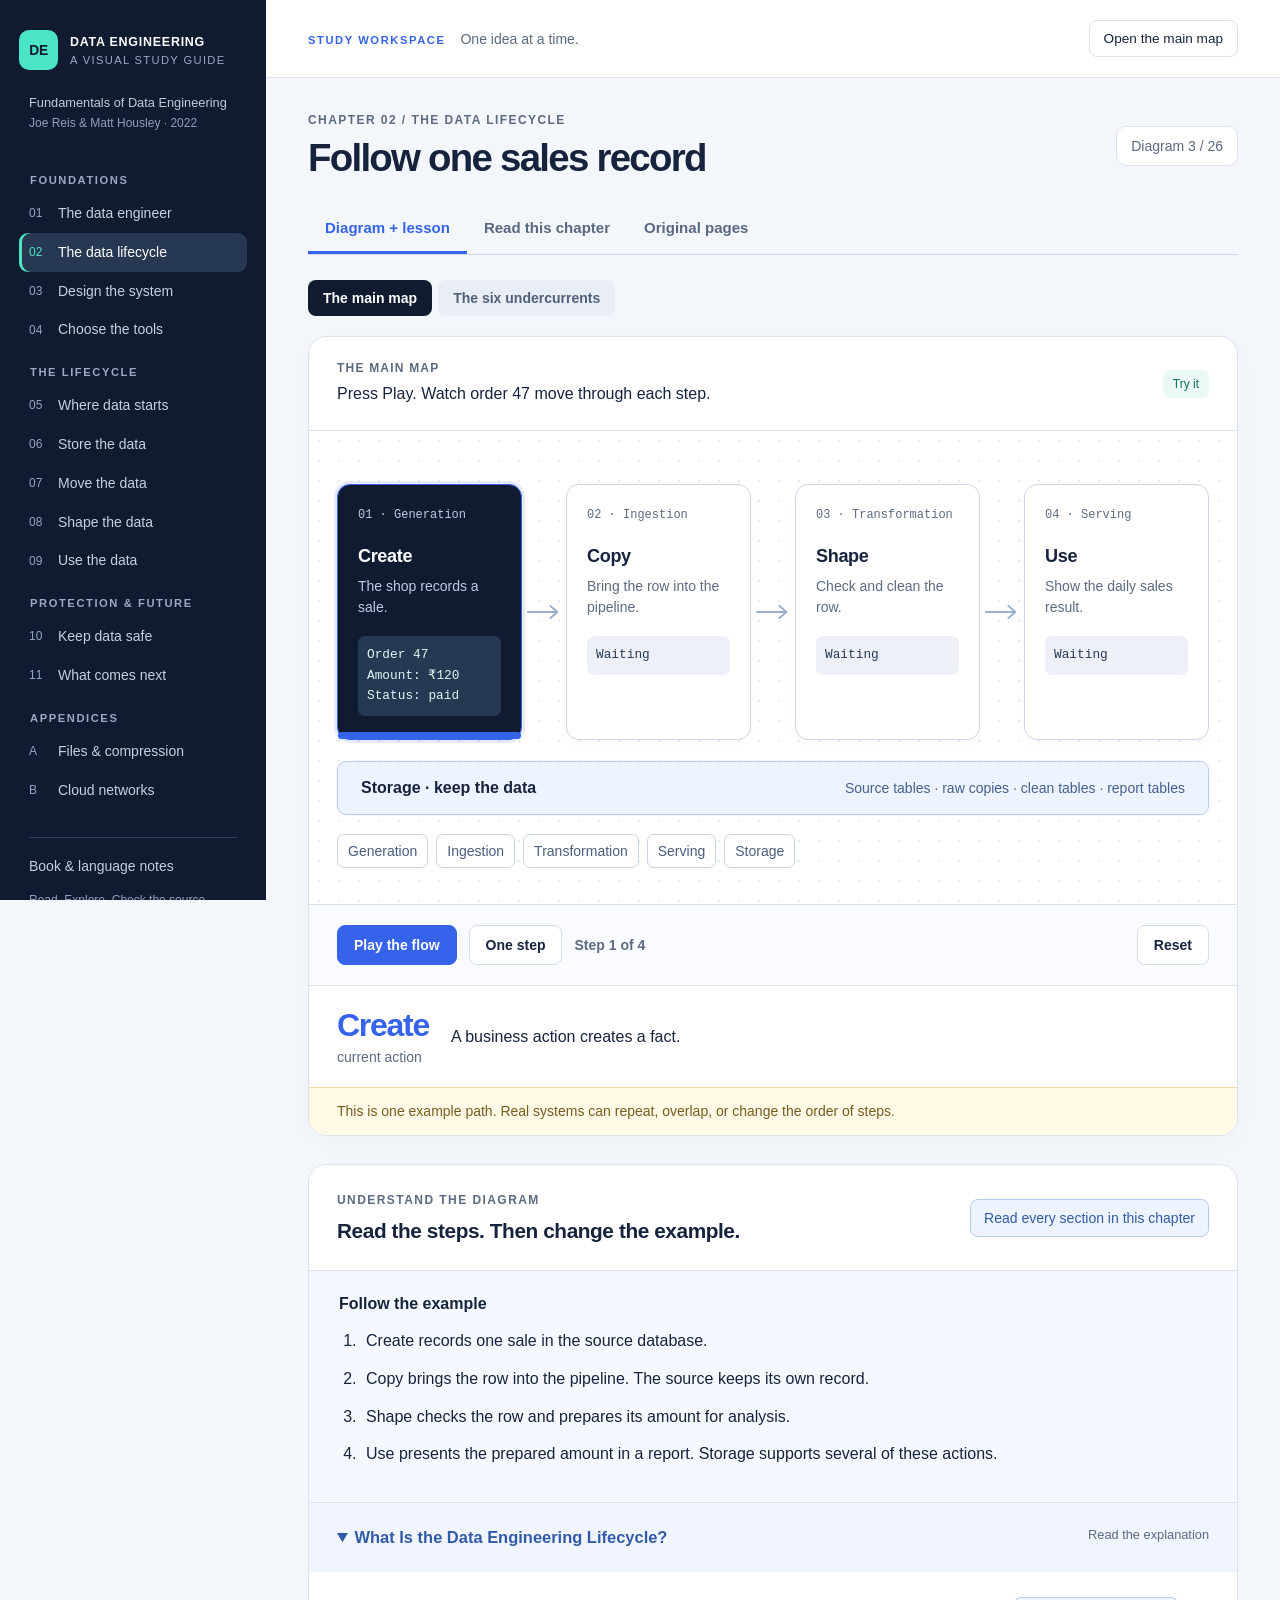
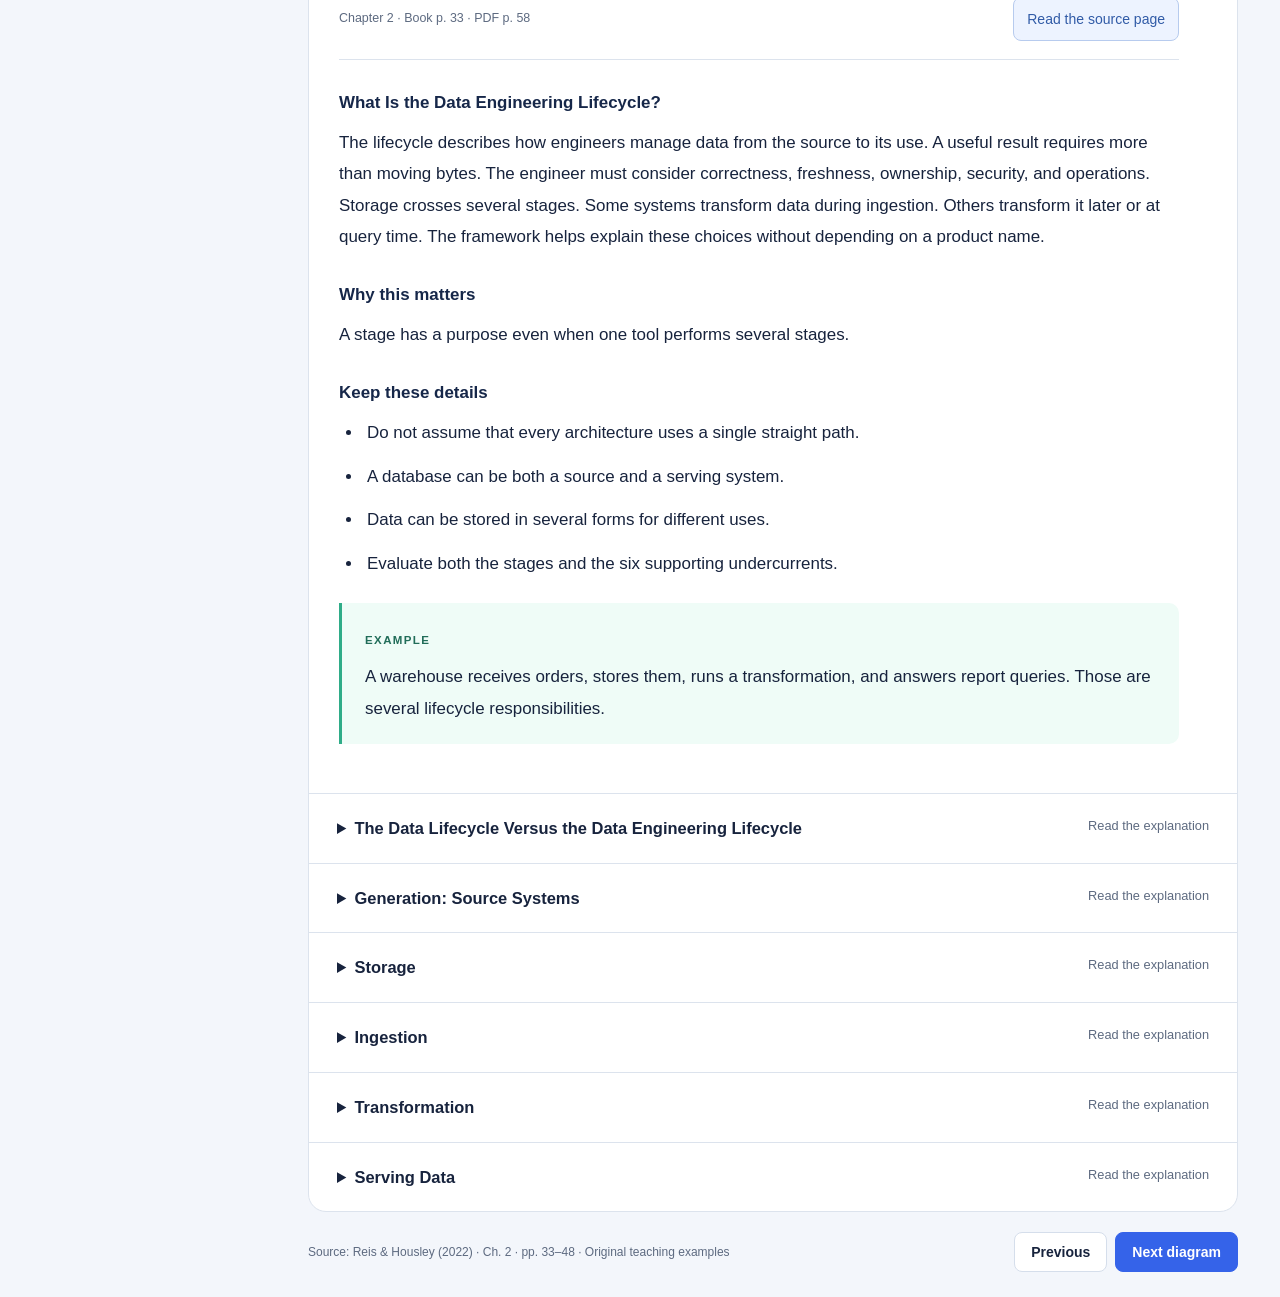
<file: data-engineering-guide/index.html>
<!doctype html>
<html lang="en">
<head>
 <meta charset="utf-8"><meta name="viewport" content="width=device-width, initial-scale=1">
 <meta name="theme-color" content="#101a30">
 <meta name="description" content="Study Fundamentals of Data Engineering with 354 simple-English lessons, 26 interactive diagrams, full-topic search, and page links to your own original PDF.">
 <title>Data Engineering · A Visual Study Guide</title>
 <link rel="icon" type="image/svg+xml" href="data:image/svg+xml,%3Csvg xmlns='http://www.w3.org/2000/svg' viewBox='0 0 32 32'%3E%3Crect width='32' height='32' rx='8' fill='%23101a30'/%3E%3Cpath d='M8 9h7v6h9v8H8z' fill='none' stroke='%234be4c5' stroke-width='3'/%3E%3Ccircle cx='8' cy='9' r='3' fill='%23f4cb4a'/%3E%3C/svg%3E">
 <link rel="stylesheet" href="styles.css">
 <script src="book-index.js" defer></script>
 <script src="chapter-1.js" defer></script><script src="chapter-2.js" defer></script><script src="chapter-3.js" defer></script><script src="chapter-4.js" defer></script><script src="chapter-5.js" defer></script><script src="chapter-6.js" defer></script><script src="chapter-7.js" defer></script><script src="chapter-8.js" defer></script><script src="chapter-9.js" defer></script><script src="chapter-10.js" defer></script><script src="chapter-11.js" defer></script><script src="chapter-12.js" defer></script><script src="chapter-13.js" defer></script>
 <script src="app.js" defer></script><script src="study.js" defer></script>
</head>
<body>
 <noscript><p class="no-script">Enable JavaScript to use the lessons, diagrams, and source reader.</p></noscript>
 <a class="skip" href="#main">Skip to the lesson</a>
 <aside class="sidebar" aria-label="Book chapters">
  <div class="brand"><span class="brand-mark" aria-hidden="true">DE</span><span>DATA ENGINEERING<small>A VISUAL STUDY GUIDE</small></span></div>
  <div class="book-caption">Fundamentals of Data Engineering<br><span>Joe Reis &amp; Matt Housley · 2022</span></div>
  <nav id="chapters" aria-label="Select a chapter"></nav>
  <button class="source-button" data-action="sources">Book &amp; language notes</button>
  <div class="side-foot">Read. Explore. Check the source.</div>
 </aside>
 <main id="main" tabindex="-1">
  <header class="topbar"><div><span class="tiny">STUDY WORKSPACE</span><span class="top-sub">One idea at a time.</span></div><button class="mobile-menu" data-action="menu" aria-expanded="false" aria-controls="chapters">Chapters</button><button class="map-link" data-scene="lifecycle" data-study-view="diagram">Open the main map</button></header>
  <section class="workspace" aria-label="Interactive lesson">
   <div class="lesson-heading"><div><div id="eyebrow" class="eyebrow"></div><h1 id="title"></h1></div><div class="lesson-count" id="lesson-count"></div></div>
   <nav id="study-modes" class="study-modes" aria-label="Study view"><button data-study-view="diagram" aria-current="true">Diagram + lesson</button><button data-study-view="reader" aria-current="false">Read this chapter</button><button data-study-view="source" aria-current="false">Original pages</button></nav>
   <nav id="lesson-tabs" class="lesson-tabs" aria-label="Chapter diagrams"></nav>
   <div id="scene" class="scene"></div>
   <section id="diagram-lesson" class="diagram-lesson" aria-label="Detailed explanation"></section>
   <section id="chapter-reader" hidden aria-label="Chapter study reader"></section>
   <section id="source-reader" hidden aria-label="Original book pages"></section>
   <div class="bottom-row"><span id="reference" class="reference"></span><div class="next-controls"><button id="previous" data-action="previous" aria-label="Previous diagram">Previous</button><button id="next" data-action="next" class="primary">Next diagram</button></div></div>
  </section>
 </main>
 <dialog id="notes" aria-labelledby="notes-title"><div class="dialog-top"><h2 id="notes-title"></h2><button data-action="close-notes" aria-label="Close notes">Close</button></div><div id="notes-body"></div></dialog>
 <div id="status" class="sr-only" aria-live="polite"></div>
</body>
</html>
</file>
<file: data-engineering-guide/styles.css>
:root{--navy:#101a30;--ink:#17233d;--muted:#5d6a80;--line:#dce3ed;--paper:#f3f6fb;--mint:#4be4c5;--blue:#3563e9;--yellow:#f4cb4a;--red:#b92f45;font-family:Inter,-apple-system,BlinkMacSystemFont,"Segoe UI",sans-serif;color:var(--ink);font-size:16px;background:var(--paper)}
*{box-sizing:border-box}body{margin:0}button,input,select{font:inherit}button{cursor:pointer;border:0}button,a,input{touch-action:manipulation}button:focus-visible,a:focus-visible,input:focus-visible{outline:3px solid #3563e9;outline-offset:4px}button:disabled{cursor:default;opacity:.45}a{color:var(--blue)}.skip{position:fixed;left:20px;top:-80px;z-index:50;padding:15px;background:white}.skip:focus{top:12px}.sr-only{position:absolute;width:1px;height:1px;overflow:hidden;clip:rect(0,0,0,0)}
.sidebar{width:266px;position:fixed;inset:0 auto 0 0;background:var(--navy);color:white;padding:30px 19px 20px;display:flex;flex-direction:column;overflow:auto}.brand{display:flex;gap:12px;align-items:center;font-size:.78rem;font-weight:750;letter-spacing:.06em}.brand small{display:block;color:#9aa9c5;font-size:.7rem;font-weight:500;margin-top:5px;letter-spacing:.12em}.brand-mark{width:39px;height:40px;display:grid;place-items:center;color:var(--navy);background:var(--mint);font-size:.86rem;border-radius:10px;letter-spacing:-.03em}.book-caption{font-size:.8rem;line-height:1.6;color:#c0cbe0;margin:23px 10px 23px}.book-caption span{font-size:.75rem;color:#90a0ba}.nav-label{font-size:.7rem;letter-spacing:.14em;color:#9baac2;margin:17px 11px 8px;font-weight:700}.chapter{width:100%;text-align:left;color:#c6d0e4;border-radius:9px;padding:11px 10px;display:flex;gap:12px;align-items:center;background:transparent;font-size:.875rem;line-height:1.2}.chapter:hover{background:#1f2d49}.chapter[aria-current=true]{background:#273853;color:white;box-shadow:inset 3px 0 var(--mint)}.chapter span:first-child{color:#93a5c6;font-size:.75rem;font-variant-numeric:tabular-nums;min-width:17px}.chapter[aria-current=true] span:first-child{color:var(--mint)}.source-button{margin:28px 10px 10px;text-align:left;color:#c1cde2;border-top:1px solid #30415e;background:transparent;padding:20px 0 5px;font-size:.875rem}.side-foot{font-size:.75rem;color:#8fa1be;margin:4px 10px}main{margin-left:266px}.topbar{height:78px;background:white;border-bottom:1px solid var(--line);padding:0 42px;display:flex;align-items:center;justify-content:space-between;gap:20px}.tiny{font-size:.7rem;font-weight:800;letter-spacing:.14em;color:var(--blue)}.top-sub{font-size:.875rem;color:var(--muted);margin-left:15px}.map-link{background:transparent;color:var(--ink);font-size:.85rem;border:1px solid var(--line);border-radius:8px;padding:10px 14px}.workspace{max-width:1390px;margin:auto;padding:35px 42px 24px}.lesson-heading{display:flex;justify-content:space-between;align-items:center;gap:20px}.eyebrow{text-transform:uppercase;font-size:.75rem;letter-spacing:.12em;color:var(--muted);font-weight:700;margin-bottom:9px}h1{font-size:clamp(1.8rem,3vw,2.7rem);line-height:1.12;letter-spacing:-.045em;margin:0;font-weight:750}.lesson-count{background:white;border:1px solid var(--line);border-radius:10px;padding:11px 14px;font-size:.875rem;color:var(--muted);white-space:nowrap}.lesson-tabs{display:flex;gap:6px;flex-wrap:wrap;margin:25px 0 20px}.lesson-tabs button{border-radius:8px;background:#e8edf6;color:#516078;padding:10px 15px;font-size:.875rem;font-weight:600}.lesson-tabs button[aria-current=true]{background:var(--navy);color:white}.lesson-tabs button:hover{box-shadow:inset 0 0 0 1px #93a6c6}.scene{background:white;border:1px solid var(--line);border-radius:18px;overflow:hidden;box-shadow:0 8px 30px #15284605;min-height:560px}.scene-top{display:flex;justify-content:space-between;align-items:center;gap:18px;padding:24px 28px;border-bottom:1px solid var(--line)}.scene-label{font-size:.75rem;color:var(--muted);font-weight:750;letter-spacing:.1em;text-transform:uppercase}.instruction{font-size:1rem;color:var(--ink);margin-top:7px;line-height:1.5}.experiment-label{background:#eaf9f5;color:#16705d;font-size:.75rem;padding:7px 10px;border-radius:6px;white-space:nowrap}.diagram{padding:36px 28px;position:relative;background-image:radial-gradient(#bdc9dd65 .75px,transparent .75px);background-size:20px 20px;min-height:290px}.flow{display:flex;align-items:stretch;justify-content:center;gap:0;margin:17px 0}.node{padding:23px 20px;min-width:0;flex:1;max-width:260px;background:white;border:1px solid #cbd6e7;border-radius:13px;position:relative;box-shadow:0 6px 15px #15284604}.node.accent{border-color:#6cccb5;background:#f0fffa}.node.blue{border-color:#80a0f5;background:#f2f6ff}.node.yellow{border-color:#eac963;background:#fffbeb}.node.red{border-color:#da8b98;background:#fff2f4}.node.dark{background:var(--navy);color:white;border-color:var(--navy)}.node.dark .node-sub,.node.dark .node-number{color:#becce3}.node.active{box-shadow:0 0 0 3px #3563e921;border-color:var(--blue)}.node-number{font-family:ui-monospace,SFMono-Regular,monospace;color:var(--muted);font-size:.75rem;margin-bottom:22px}.node-title{font-size:1.13rem;font-weight:750;line-height:1.35;letter-spacing:-.02em}.node-sub{font-size:.875rem;color:var(--muted);line-height:1.5;margin-top:8px}.node-data{margin-top:18px;background:#edf1f7;color:#273751;border-radius:7px;padding:9px;font-size:.8rem;font-family:ui-monospace,SFMono-Regular,monospace;line-height:1.6;overflow-wrap:anywhere}.node.dark .node-data{background:#273853;color:#ddf9f4}.connector{width:44px;flex:0 0 44px;display:flex;align-items:center;justify-content:center;color:#9baecb}.connector svg{width:34px;height:22px}.connector.live{color:var(--blue)}.connector[data-label]{position:relative}.connector[data-label]:after{content:attr(data-label);position:absolute;font-size:.75rem;top:calc(50% + 18px);left:50%;transform:translateX(-50%);white-space:nowrap;color:var(--muted)}.storage-floor{background:#edf3ff;border:1px solid #b7caf2;border-radius:9px;margin:21px 0 0;padding:17px 23px;display:flex;gap:18px;justify-content:space-between;align-items:center}.storage-floor strong{font-size:1rem}.storage-floor span{font-size:.875rem;color:#46618f}.support-chips{display:flex;flex-wrap:wrap;gap:8px;margin-top:19px}.support-chips button,.term{background:white;border:1px solid #c8d4e7;border-radius:7px;padding:8px 10px;font-size:.875rem;color:#4a5e7e}.support-chips button:hover,.term:hover{border-color:var(--blue);color:var(--blue)}.controls{background:#f9fbfe;padding:20px 28px;border-top:1px solid var(--line);display:flex;align-items:center;gap:12px;flex-wrap:wrap}.controls button,.dialog-top button,.next-controls button{padding:11px 16px;border-radius:8px;background:white;color:var(--ink);border:1px solid #d5deeb;font-size:.875rem;font-weight:600}.primary,.controls button.primary,.next-controls button.primary{background:var(--blue);color:white;border-color:var(--blue)}.controls button.selected{background:var(--navy);color:white;border-color:var(--navy)}.reset{margin-left:auto}.control-label{font-size:.875rem;font-weight:600;color:var(--muted)}.result{padding:22px 28px;display:flex;align-items:center;gap:22px;border-top:1px solid var(--line);min-height:94px}.result-number{font-size:2rem;font-weight:750;letter-spacing:-.04em;line-height:1.1;color:var(--blue);white-space:nowrap}.result-label{font-size:.875rem;color:var(--muted);margin-top:6px}.result-text{font-size:1rem;line-height:1.6;color:var(--ink)}.caption{font-size:.875rem;color:var(--muted);line-height:1.55;text-align:center;margin:20px auto 0;max-width:650px}.bottom-row{display:flex;justify-content:space-between;align-items:center;gap:18px;margin-top:20px}.reference{font-size:.75rem;line-height:1.6;color:var(--muted)}.next-controls{display:flex;gap:8px}.next-controls button{font-size:.875rem}.split{display:grid;grid-template-columns:1fr 1fr;gap:26px}.box{background:white;border:1px solid var(--line);border-radius:12px;padding:20px;min-width:0}.box h3{font-size:1rem;margin:0 0 19px}.data-table{border-collapse:collapse;width:100%;font-size:.875rem;text-align:left}.data-table th{color:#65748c;font-weight:600;font-size:.75rem;padding:10px 9px;border-bottom:1px solid var(--line);white-space:nowrap}.data-table td{padding:11px 9px;border-bottom:1px solid #e9edf4;line-height:1.35}.data-table tr:last-child td{border-bottom:0}.data-table tr.new td{background:#ecfcf5;color:#17694f}.data-table tr.old td{color:#728096;background:#f5f7fb}.data-table tr.rejected td{background:#fff0f2;color:var(--red)}.table-wrap{overflow-x:auto}.record-list{display:flex;gap:8px;flex-wrap:wrap;min-height:42px;align-items:center}.record{display:inline-flex;align-items:center;justify-content:center;gap:7px;border:1px solid #a3b7dc;color:#34527c;background:#f1f5ff;border-radius:8px;padding:10px 12px;font-size:.875rem;min-width:45px}.record.passed{background:#e9fcf3;border-color:#8dd1b5;color:#146448}.record.failed{background:#fff1f3;border-color:#df9ba8;color:var(--red)}.record.dim{opacity:.27}.record small{font-size:.75rem;color:#607292}.empty{color:#6d7c91;font-size:.875rem}.schema-fields{display:flex;flex-direction:column;gap:9px}.field{display:flex;align-items:center;justify-content:space-between;background:#f1f5fb;border-radius:7px;padding:10px 13px;font-size:.875rem}.field span:last-child{color:#607492;font-family:ui-monospace,monospace;font-size:.8rem}.field.new{background:#e9fcf3;border:1px solid #96d5bc}.branch{display:grid;grid-template-columns:1fr 70px 1.15fr;align-items:center;max-width:760px;margin:8px auto}.branch .node{max-width:none}.destinations{display:grid;gap:14px}.destinations .node{padding:19px}.destinations .node-number{display:none}.branch-svg{width:70px;height:230px;color:#9aaecb}.stack{max-width:650px;margin:4px auto;display:grid;gap:14px}.stack-layer{border:1px solid #bed0eb;border-radius:11px;background:#f3f7ff;padding:19px 23px;display:flex;justify-content:space-between;gap:20px;align-items:center;font-size:1rem}.stack-layer.dark{background:var(--navy);color:white;border-color:var(--navy)}.stack-layer.mint{background:#eafdf6;border-color:#8ad9bd}.stack-layer small{font-size:.875rem;line-height:1.5;color:#5c7294}.stack-layer.dark small{color:#c9d8f0}.layer-arrow{height:22px;text-align:center;color:#6d8abb;font-size:1.35rem}.star{display:grid;grid-template-columns:1fr 1.2fr 1fr;grid-template-rows:auto auto auto;gap:17px;align-items:center;max-width:780px;margin:auto}.star .node{max-width:none;text-align:center}.star .node-number{display:none}.star-top{grid-column:2;grid-row:1}.star-left{grid-column:1;grid-row:2}.star-center{grid-column:2;grid-row:2}.star-right{grid-column:3;grid-row:2}.star-bottom{grid-column:2;grid-row:3}.join-line{height:20px;background:linear-gradient(to right,transparent calc(50% - 1px),#9aaccc calc(50% - 1px),#9aaccc calc(50% + 1px),transparent calc(50% + 1px));margin-top:12px}.query-strip{font-size:.875rem;font-family:ui-monospace,monospace;padding:16px 20px;background:var(--navy);border-radius:10px;color:#cde1ff;line-height:1.7;overflow-wrap:anywhere;margin-bottom:25px}.metric-badges{display:flex;justify-content:center;gap:20px;flex-wrap:wrap;margin-top:24px}.metric-badge{background:white;border:1px solid var(--line);border-radius:9px;padding:12px 20px;text-align:center}.metric-badge b{font-size:1.6rem;display:block;color:var(--blue)}.metric-badge span{font-size:.8rem;color:var(--muted)}.zone{border:2px dashed #bac9dd;border-radius:14px;padding:18px}.zone-label{font-size:.8rem;letter-spacing:.06em;color:var(--muted);font-weight:700;margin-bottom:15px}.zone.failed{border-color:#cf7687;background:#fff3f5}.zone .node{max-width:none}.region{border:1px solid #8aafe9;border-radius:15px;padding:22px;background:#f0f6ff}.region-title{font-size:.94rem;font-weight:700;margin-bottom:18px}.bars{display:flex;gap:12px;align-items:center;margin:18px 0}.bar{height:28px;background:#4471e9;border-radius:5px;min-width:20px}.bar.mint{background:#31b998}.bar-label{min-width:90px;font-size:.875rem;color:var(--muted)}input[type=range]{accent-color:var(--blue);width:170px}input[type=checkbox]{accent-color:var(--blue);width:18px;height:18px}.range-control,.check-control{display:flex;align-items:center;gap:10px;font-size:.875rem}.tag{display:inline-block;color:#496285;background:#eaf0fa;padding:5px 8px;border-radius:5px;font-size:.8rem;margin:5px 4px 0 0}.note-line{padding:13px 28px;background:#fff9e5;border-top:1px solid #ebddab;color:#785d1d;font-size:.875rem;line-height:1.5}dialog{border:1px solid #d5deeb;border-radius:18px;width:min(620px,calc(100% - 32px));padding:27px;box-shadow:0 25px 80px #15284640;max-height:85vh;color:var(--ink)}dialog::backdrop{background:#101a3080;backdrop-filter:blur(4px)}.dialog-top{display:flex;justify-content:space-between;align-items:center;gap:15px;margin-bottom:25px}.dialog-top h2{font-size:1.3rem;margin:0}.dialog-body p{font-size:1rem;line-height:1.75}.dialog-body .flow{margin:25px 0}.dialog-body .node{padding:18px}.dialog-body .connector{width:25px;flex-basis:25px}.notes-table{display:grid;grid-template-columns:48px 1fr 80px;gap:14px;font-size:.875rem;padding:12px 0;border-bottom:1px solid var(--line)}.notes-table span:last-child{color:var(--muted);text-align:right}.mobile-menu{display:none}.pulse{animation:pulse .8s ease}.token-travel{height:7px;background:#3563e9;border-radius:10px;position:absolute;left:0;bottom:0;width:100%;transform-origin:left;animation:grow .5s ease}.small-path{display:flex;gap:12px;justify-content:center;flex-wrap:wrap;font-size:.875rem;margin:22px 0}.small-path span{padding:10px 16px;background:#eff4fc;border-radius:8px;color:#426089}.badge{font-size:.8rem;border-radius:5px;background:#edf4ff;color:#3d67b8;padding:5px 8px;display:inline-block;margin-top:15px}.badge.good{background:#e6f9ee;color:#236747}.badge.bad{background:#fdebf0;color:#a52740}.architecture-grid{display:grid;grid-template-columns:repeat(3,1fr);gap:15px}.principle{padding:16px;border:1px solid var(--line);background:white;border-radius:10px}.principle strong{font-size:.875rem}.principle span{display:block;margin-top:8px;font-size:.875rem;line-height:1.5;color:var(--muted)}
.connector.reverse svg{transform:rotate(180deg)}.column-read td:nth-child(3){background:#ecfcf5;color:#17694f;font-weight:600}.column-read td:not(:nth-child(3)){color:#7a8597;background:#f6f8fb}.star-left,.star-right{position:relative}.star-left:after,.star-right:before{content:"";position:absolute;width:17px;height:2px;top:50%;background:#9aaccc}.star-left:after{right:-17px}.star-right:before{left:-17px}
@keyframes pulse{0%{box-shadow:0 0 0 0 #3563e944}100%{box-shadow:0 0 0 12px transparent}}@keyframes grow{from{transform:scaleX(0)}to{transform:scaleX(1)}}
@media(min-width:1500px){.workspace{padding-top:44px}.diagram{padding:42px 38px}.node{padding:28px 23px}.scene{min-height:610px}}
@media(max-width:1150px){.sidebar{width:235px;padding-left:14px;padding-right:14px}main{margin-left:235px}.topbar{padding:0 25px}.workspace{padding:27px 25px}.node{padding:18px 13px}.node-title{font-size:1.02rem}.connector{width:28px;flex-basis:28px}.connector svg{width:25px}.top-sub{display:none}.diagram{padding:28px 20px}.scene-top,.controls,.result{padding-left:22px;padding-right:22px}}
@media(max-width:850px){.sidebar{position:relative;width:100%;padding:15px 20px;display:block;overflow:visible}.brand{font-size:.8rem}.book-caption,.source-button,.side-foot{display:none}#chapters{display:none}.sidebar.open #chapters{display:block;padding-bottom:15px}.sidebar.open .source-button{display:block}.nav-label{margin-top:20px}.chapter{padding:13px 10px}main{margin-left:0}.topbar{height:60px;padding:0 20px}.mobile-menu{display:block;background:transparent;color:var(--ink);border:1px solid var(--line);border-radius:7px;padding:8px 12px;margin-left:auto;font-size:.875rem}.map-link{font-size:.8rem;padding:9px 10px}.tiny{font-size:.7rem}.workspace{padding:26px 20px}.scene{min-height:0}.lesson-count{display:none}.scene-top{padding:20px}.flow{flex-wrap:wrap;row-gap:16px}.flow .node{flex:1 1 36%;max-width:none}.flow .connector{flex:0 0 9%;width:9%;min-height:30px}.flow.four .connector:nth-child(4){display:none}.flow.three{flex-wrap:nowrap}.flow.three .node{flex:1;min-width:0}.flow.three .connector{flex:0 0 26px}.storage-floor{display:block}.storage-floor span{display:block;line-height:1.5;margin-top:7px}.controls{gap:9px}.controls button{padding:10px 12px;font-size:.875rem}.split{gap:15px}.box{padding:15px}.bottom-row{align-items:flex-start}.reference{max-width:55%}.next-controls button{padding:10px 12px}.branch{grid-template-columns:1fr 40px 1fr}.branch-svg{width:40px}.reset{margin-left:0}}
@media(max-width:580px){.workspace{padding:23px 12px}.topbar{padding:0 12px;gap:8px}.map-link{padding:9px;font-size:.75rem}.lesson-heading{padding:0 6px}.lesson-tabs{gap:5px;margin-top:19px}.lesson-tabs button{font-size:.875rem;padding:9px 12px}.scene-top{padding:17px 18px;align-items:flex-start}.instruction{font-size:.94rem}.experiment-label{font-size:.75rem;white-space:normal;max-width:75px;text-align:center}.diagram{padding:24px 16px}.node{padding:17px 13px}.node-number{margin-bottom:13px}.node-sub{font-size:.875rem}.flow.three{flex-direction:column;align-items:stretch}.flow.three .node{max-width:none}.flow.three .connector{height:28px;flex:0 0 28px;align-self:center;transform:rotate(90deg)}.flow.three .connector[data-label]:after{display:none}.flow.two{flex-direction:column}.flow.two .node{max-width:none}.flow.two .connector{height:28px;flex:0 0 28px;align-self:center;transform:rotate(90deg)}.split{grid-template-columns:1fr}.branch{grid-template-columns:1fr;gap:18px}.branch-svg{display:none}.star{grid-template-columns:1fr 1fr;grid-template-rows:auto auto auto;gap:12px}.star-top{grid-column:1;grid-row:1}.star-left{grid-column:2;grid-row:1}.star-center{grid-column:1 / span 2;grid-row:2}.star-right{grid-column:1;grid-row:3}.star-bottom{grid-column:2;grid-row:3}.star-top .join-line{display:none}.architecture-grid{grid-template-columns:1fr 1fr}.controls,.result{padding:17px 18px}.result{gap:15px}.result-number{font-size:1.55rem}.result-text{font-size:.94rem}.caption{font-size:.875rem;text-align:left}.lesson-tabs{padding:0 5px}.bottom-row{padding:0 5px;flex-wrap:wrap}.reference{max-width:none;width:100%}.next-controls{width:100%;justify-content:space-between}.data-table td,.data-table th{padding:10px 7px}.data-table{font-size:.875rem}.stack-layer{padding:16px;flex-direction:column;align-items:flex-start;gap:7px}.metric-badges{gap:10px}.metric-badge{padding:10px 14px}.notes-table{grid-template-columns:34px 1fr 60px}.node-data{font-size:.8rem}.support-chips{gap:6px}.support-chips button{font-size:.875rem}.control-label{width:100%}input[type=range]{max-width:100%}}
@media(max-width:580px){.star-left:after,.star-right:before{display:none}.flow.two .connector[data-label]:after{display:none}}
@media(prefers-reduced-motion:reduce){*,*:before,*:after{animation:none!important;transition:none!important;scroll-behavior:auto!important}}
[hidden]{display:none!important}.study-modes{display:flex;gap:0;border-bottom:1px solid #cdd8e8;margin-top:25px;flex-wrap:wrap}.study-modes button{background:transparent;color:#596981;font-size:.94rem;padding:15px 17px;border-bottom:3px solid transparent;font-weight:650}.study-modes button[aria-current=true]{color:var(--blue);border-bottom-color:var(--blue)}.diagram-lesson{margin-top:28px;border:1px solid var(--line);border-radius:18px;background:white;overflow:hidden}.lesson-reading-head{padding:25px 28px;border-bottom:1px solid var(--line);display:flex;gap:24px;align-items:center;justify-content:space-between}.lesson-reading-head h2{font-size:1.3rem;line-height:1.4;margin:8px 0 0;letter-spacing:-.02em}.lesson-reading-head button,.study-source button,.section-step button,.source-toolbar button{background:#edf3ff;border:1px solid #b7cbee;color:#315ba7;font-size:.875rem;padding:10px 13px;border-radius:8px}.walkthrough{padding:24px 30px;background:#f5f9ff}.walkthrough h3{margin:0 0 14px;font-size:1rem}.walkthrough ol{margin:0;padding-left:22px;font-size:1rem;line-height:1.8}.walkthrough li{margin:9px 0;padding-left:5px}.diagram-topic{border-top:1px solid var(--line)}.diagram-topic summary{padding:22px 28px;cursor:pointer;font-size:1.03rem;font-weight:650;line-height:1.5}.diagram-topic summary span{float:right;font-size:.8rem;color:var(--muted);font-weight:500}.diagram-topic[open] summary{background:#f0f5ff;color:#315ba7}.study-article{font-size:1.06rem;line-height:1.85;max-width:900px;overflow-wrap:break-word}.diagram-topic .study-article{padding:25px 30px}.study-article p{margin:0 0 20px}.study-article h3{margin:30px 0 11px;font-size:1.06rem;line-height:1.5;color:#162749}.study-article ul{margin:0 0 22px;padding-left:24px}.study-article li{padding-left:4px;margin:12px 0}.study-source{display:flex;gap:12px;justify-content:space-between;align-items:center;font-size:.78rem;color:var(--muted);line-height:1.6;border-bottom:1px solid var(--line);padding-bottom:18px;margin-bottom:24px}.reading-example{border-left:3px solid #2fac88;background:#effcf7;border-radius:0 10px 10px 0;padding:20px 23px;margin:24px 0}.reading-example p{margin:7px 0 0}.example-label{font-size:.72rem;color:#216d59;font-weight:750;letter-spacing:.12em}.reader-intro{display:flex;gap:7px;flex-direction:column;padding:21px 25px;background:#eaf2ff;border:1px solid #bfd1ee;border-radius:12px;font-size:.94rem;line-height:1.6;margin:24px 0}.reader-intro span{color:#526784}.reading-grid{display:grid;grid-template-columns:260px minmax(0,1fr);gap:23px;align-items:start}.study-index{background:white;border:1px solid var(--line);border-radius:13px;padding:17px;position:sticky;top:20px;max-height:84vh;overflow-y:auto}.study-index label{font-size:.875rem;font-weight:650;display:block;margin:0 0 10px}.study-index input{width:100%;border:1px solid #bdcce1;background:#f7faff;border-radius:7px;padding:11px;font-size:.875rem;color:var(--ink)}.study-count{font-size:.75rem;color:var(--muted);margin:14px 0}.study-index-item{display:flex;gap:10px;justify-content:space-between;text-align:left;background:white;border-radius:7px;font-size:.875rem;line-height:1.45;width:100%;padding:11px 10px;color:#495e7b}.study-index-item small{font-size:.73rem;white-space:nowrap;color:var(--muted)}.study-index-item.depth-4{padding-left:19px;font-size:.84rem}.study-index-item:hover{background:#f1f5fb}.study-index-item[aria-current=true]{background:#eaf2ff;color:#204f9d;box-shadow:inset 3px 0 var(--blue)}.reading-content{background:white;border:1px solid var(--line);border-radius:15px;padding:25px 30px;min-width:0}.reading-content h2{font-size:1.8rem;line-height:1.3;letter-spacing:-.03em;margin:23px 0}.section-step{display:flex;align-items:center;justify-content:space-between;gap:10px;padding-bottom:18px;border-bottom:1px solid var(--line)}.section-step span{font-size:.8rem;color:var(--muted)}.section-step button{font-size:.8rem}.related-sections{border-top:1px solid var(--line);margin-top:32px;padding-top:18px}.related-sections h3{font-size:1rem}.related-sections button{display:flex;justify-content:space-between;text-align:left;width:100%;font-size:.94rem;line-height:1.5;padding:12px;color:#345989;background:#f5f8fd;border:1px solid #dde6f3;border-radius:7px;margin:9px 0;gap:15px}.related-sections small{white-space:nowrap;font-size:.75rem}.source-toolbar{display:flex;gap:20px;justify-content:space-between;align-items:center;padding:21px;background:white;border:1px solid var(--line);border-radius:12px;margin-top:24px;flex-wrap:wrap}.source-toolbar strong{font-size:1rem}.source-toolbar span{display:block;font-size:.875rem;color:var(--muted);line-height:1.6;margin-top:5px}.source-toolbar form{display:flex;gap:10px;align-items:center;font-size:.875rem}.source-toolbar input{border:1px solid #b9cbe3;border-radius:6px;padding:10px;width:78px}.source-toolbar a{font-size:.875rem;line-height:1.5}.source-page-note{font-size:.875rem;color:var(--muted);line-height:1.65;margin:18px 5px}.source-object{width:100%;height:80vh;min-height:600px;display:block;border:1px solid var(--line);border-radius:10px;background:white}.study-empty{font-size:.875rem;color:var(--muted);line-height:1.6}
@media(max-width:1200px){.reading-grid{grid-template-columns:210px minmax(0,1fr);gap:16px}.reading-content{padding:23px}.study-index{padding:13px}.lesson-reading-head{align-items:flex-start}.lesson-reading-head button{max-width:220px}}
@media(max-width:980px){.reading-grid{grid-template-columns:1fr}.study-index{position:static;max-height:280px}.reading-content{padding:25px}.study-index-item.depth-4{font-size:.875rem}.study-index-item{padding:10px}.lesson-reading-head{flex-direction:column}.diagram-topic summary span{float:none;display:block;margin-top:5px}}
@media(max-width:580px){.study-modes button{font-size:.875rem;padding:12px 10px}.lesson-reading-head{padding:21px}.walkthrough{padding:22px}.diagram-topic summary{padding:20px}.diagram-topic .study-article{padding:21px}.study-article{font-size:1rem;line-height:1.85}.study-source{flex-direction:column;align-items:flex-start}.reading-content{padding:21px}.reading-content h2{font-size:1.5rem}.section-step{flex-wrap:wrap}.source-object{height:72vh;min-height:450px}.source-toolbar{padding:18px}.source-toolbar form{flex-wrap:wrap}.reader-intro{padding:19px}.reading-example{padding:18px}.study-index label,.study-index input,.study-count{font-size:.875rem}.diagram-topic summary span{font-size:.875rem}.study-index-item small{font-size:.75rem}}
.inline-term{display:inline;padding:0 1px;background:transparent;color:#204e9e;border-bottom:1px dashed #6f91c3;line-height:inherit;font-size:inherit;vertical-align:baseline;font-weight:inherit}.inline-term:hover{background:#eaf2ff}.reader-diagrams{margin-top:30px;border-top:1px solid var(--line);padding-top:17px}.reader-diagrams h3{font-size:1rem}.reader-diagrams button{display:inline-block;background:#edf3ff;color:#315ba7;border:1px solid #b7cbee;border-radius:8px;padding:11px 14px;margin:6px 7px 6px 0;text-align:left;line-height:1.5;font-size:.9rem}#reading-title{scroll-margin-top:25px}.study-source button{flex-shrink:0}.section-step span{text-align:center}.reading-content h2:focus{outline:none}.reading-content h2:focus-visible{outline:3px solid #3563e9;outline-offset:6px}
.source-file-panel{margin-top:24px;padding:25px;background:#eaf2ff;border:1px solid #bfd1ee;border-radius:12px}.source-file-panel h2{font-size:1.3rem;line-height:1.4;margin:0 0 10px}.source-file-panel p{font-size:.94rem;line-height:1.7;margin:0 0 18px;overflow-wrap:anywhere}.source-file-label{display:flex;flex-direction:column;gap:10px;font-size:.94rem;font-weight:650;max-width:38rem}.source-file-label input{font:inherit;font-weight:400;max-width:100%;width:100%;padding:10px;background:white;border:1px solid #b9cbe3;border-radius:8px;color:var(--ink)}.source-file-label input::file-selector-button{font:inherit;cursor:pointer;border:0;background:#edf3ff;color:#315ba7;border-radius:6px;padding:9px 12px;margin-right:12px}.source-file-panel .source-file-state{color:#526784;margin:16px 0 0;font-size:.875rem}.source-file-panel .source-file-error{margin:14px 0 0;color:#a52740;font-weight:600}.source-empty{background:white;border:1px dashed #b9cbe3;border-radius:12px;padding:38px;min-height:240px}.source-empty h3{font-size:1.3rem;line-height:1.4;margin:15px 0}.source-empty p{font-size:1rem;line-height:1.7;color:var(--muted)}.notes-source-link{font-size:.94rem;padding:12px 16px;border:1px solid #b7cbee;border-radius:8px;background:#edf3ff;color:#315ba7}.no-script{position:relative;z-index:10;background:#fff9e5;color:#785d1d;padding:20px;text-align:center;margin:0;line-height:1.6}
@media(max-width:580px){.source-file-panel{padding:21px}.source-empty{padding:25px}.source-file-label input{font-size:.875rem}}
</file>
